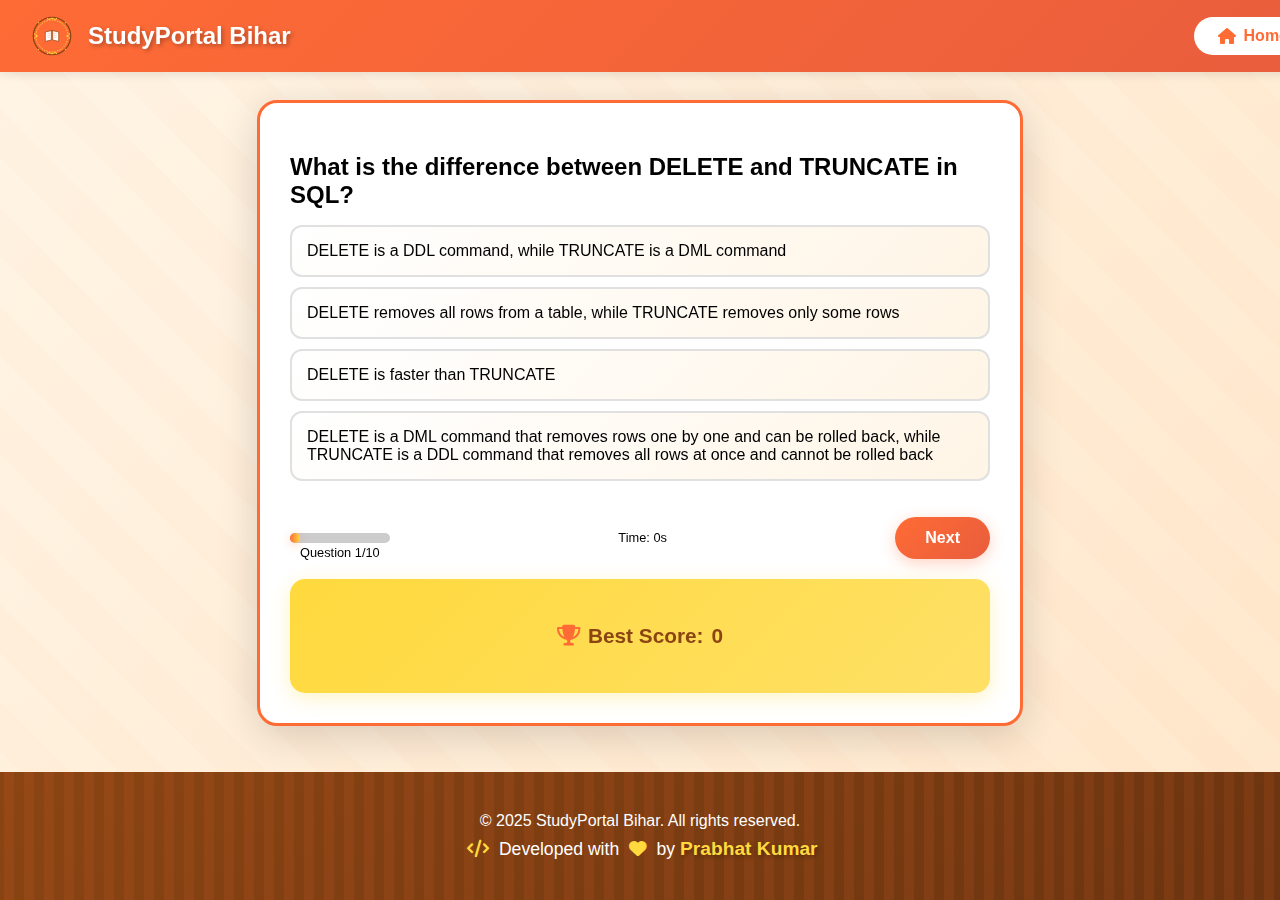
<file: index.html>
<!DOCTYPE html>
<html lang="en">
<head>
  <meta charset="UTF-8">
  <meta name="viewport" content="width=device-width, initial-scale=1.0">
  <title>Interactive MCQ Quiz - StudyPortal Bihar</title>
  <link rel="stylesheet" href="style.css">
  <link rel="stylesheet" href="https://cdnjs.cloudflare.com/ajax/libs/font-awesome/6.4.0/css/all.min.css">
</head>
<body>
  <!-- Header with Logo and Home Button -->
  <header class="quiz-header-top">
    <div class="header-left">
      <img src="logo.svg" alt="StudyPortal Bihar Logo" class="header-logo">
      <span class="header-title">StudyPortal Bihar</span>
    </div>
    <a href="home.html" class="btn-home"><i class="fas fa-home"></i> Home</a>
  </header>

  <div class="container">
    <div class="quiz-container">
      <div class="quiz-header">
        <h2 id="question">Question text</h2>
        <ul>
          <li>
            <input type="radio" name="answer" id="a" class="answer">
            <label for="a" id="a_text">Answer A</label>
          </li>
          <li>
            <input type="radio" name="answer" id="b" class="answer">
            <label for="b" id="b_text">Answer B</label>
          </li>
          <li>
            <input type="radio" name="answer" id="c" class="answer">
            <label for="c" id="c_text">Answer C</label>
          </li>
          <li>
            <input type="radio" name="answer" id="d" class="answer">
            <label for="d" id="d_text">Answer D</label>
          </li>
        </ul>
      </div>
      <div class="quiz-footer">
        <div class="progress-container">
          <div class="progress-bar" id="progress-bar"></div>
          <span class="progress-text" id="progress-text">Question 1/10</span>
        </div>
        <div class="timer-container">
          <span class="timer-text" id="timer-text">Time: 0s</span>
        </div>
        <button id="next">Next</button>
      </div>
    </div>
    <div class="result-container" style="display: none;">
      <h2 id="result-text">You scored 0 out of 10</h2>
      <div class="result-summary">
        <div class="result-item">
          <span class="result-label">Percentage:</span>
          <span id="percentage">0%</span>
        </div>
        <div class="result-item">
          <span class="result-label">Grade:</span>
          <span id="grade">F</span>
        </div>
        <div class="result-item">
          <span class="result-label">Time Taken:</span>
          <span id="time-taken">0s</span>
        </div>
      </div>
      <div class="result-details" id="result-details"></div>
      <div class="result-footer">
        <button id="retake"><i class="fas fa-redo"></i> Retake Quiz</button>
        <button id="share"><i class="fas fa-share-alt"></i> Share Score</button>
      </div>
      <div class="social-share" id="social-share" style="display: none;">
        <h3>Share on Social Media</h3>
        <div class="social-buttons">
          <button class="social-btn facebook" data-platform="facebook">
            <i class="fab fa-facebook-f"></i> Facebook
          </button>
          <button class="social-btn twitter" data-platform="twitter">
            <i class="fab fa-twitter"></i> Twitter
          </button>
          <button class="social-btn linkedin" data-platform="linkedin">
            <i class="fab fa-linkedin-in"></i> LinkedIn
          </button>
          <button class="social-btn whatsapp" data-platform="whatsapp">
            <i class="fab fa-whatsapp"></i> WhatsApp
          </button>
          <button class="social-btn copy" data-platform="copy">
            <i class="fas fa-copy"></i> Copy Link
          </button>
        </div>
      </div>
    </div>
    <div class="best-score-container">
      <h3><i class="fas fa-trophy"></i> Best Score: <span id="best-score">0</span></h3>
    </div>
  </div>

  <!-- Footer -->
  <footer class="quiz-footer-bottom">
    <div class="footer-pattern"></div>
    <p>&copy; 2025 StudyPortal Bihar. All rights reserved.</p>
    <p class="developer-credit">
      <i class="fas fa-code"></i> Developed with <i class="fas fa-heart"></i> by
      <span class="developer-name">Prabhat Kumar</span>
    </p>
  </footer>

  <script src="questions.js"></script>
  <script src="script.js"></script>
</body>
</html>
</file>
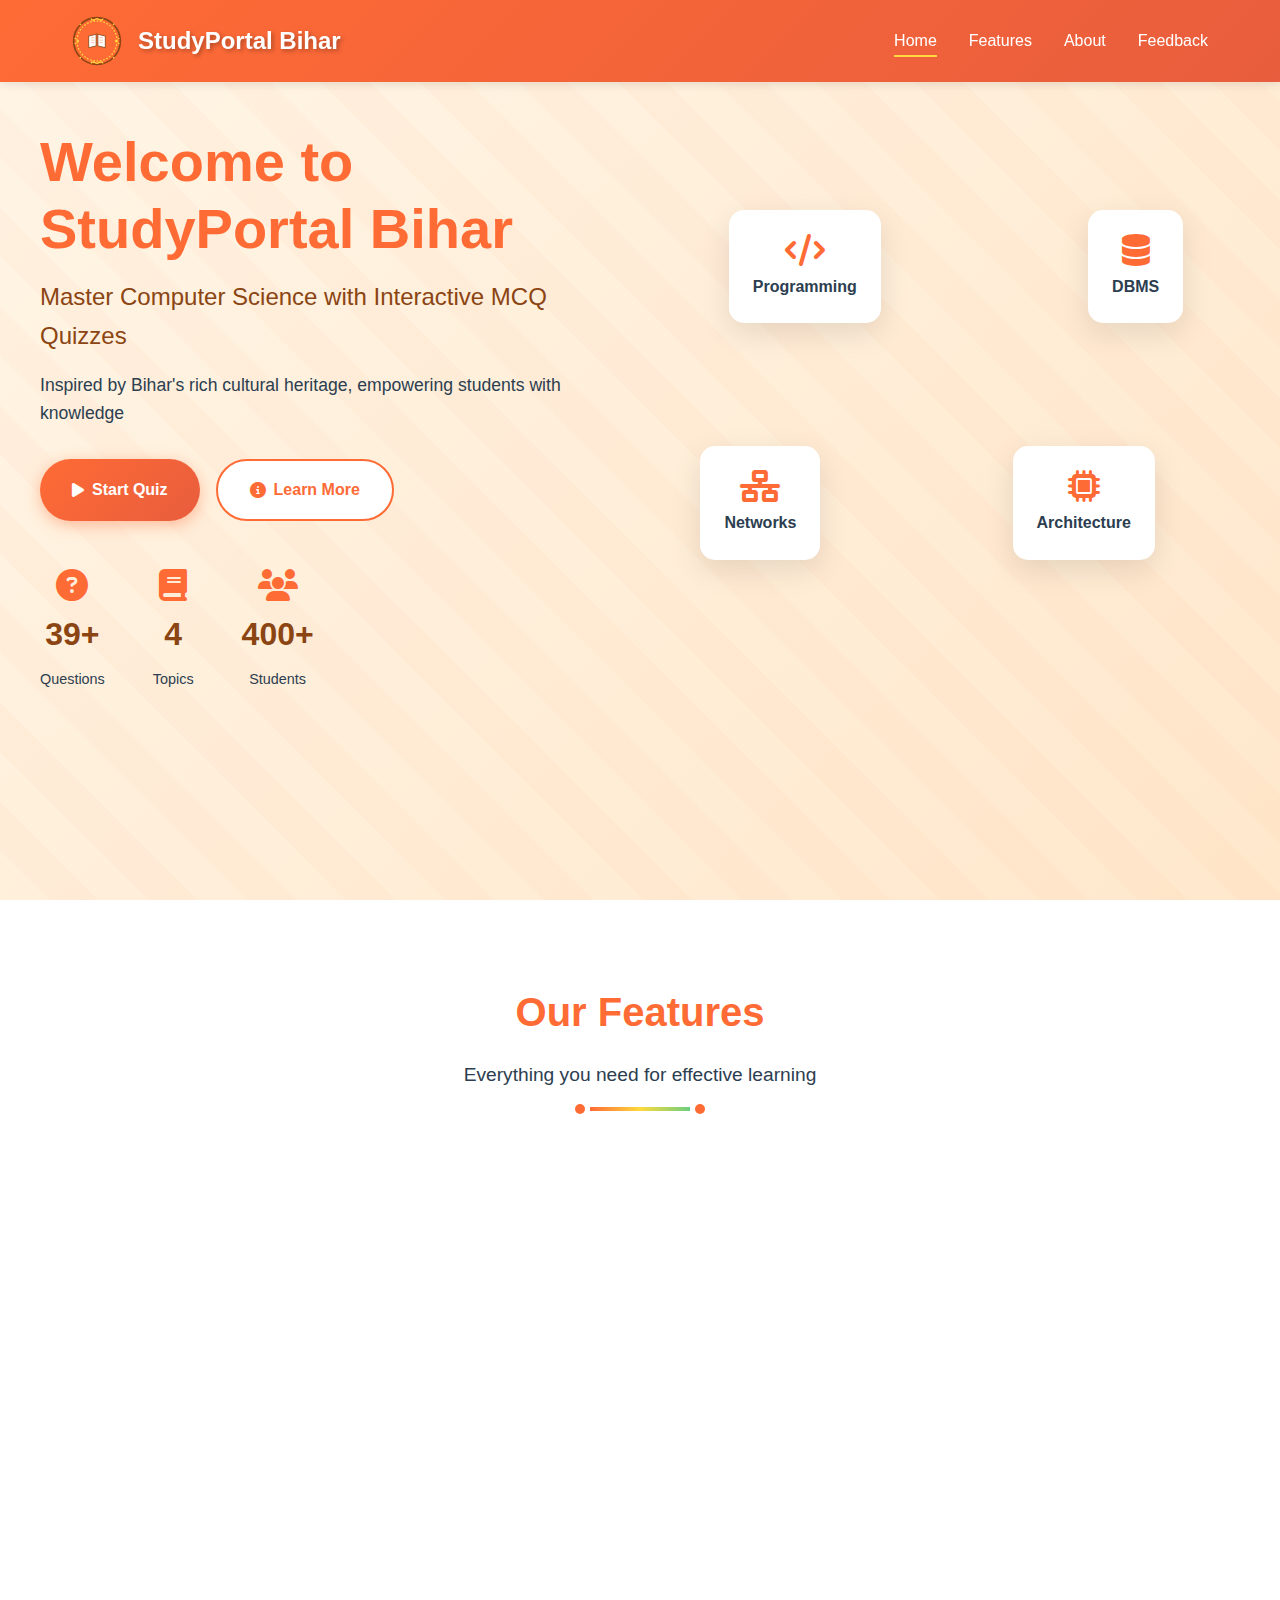
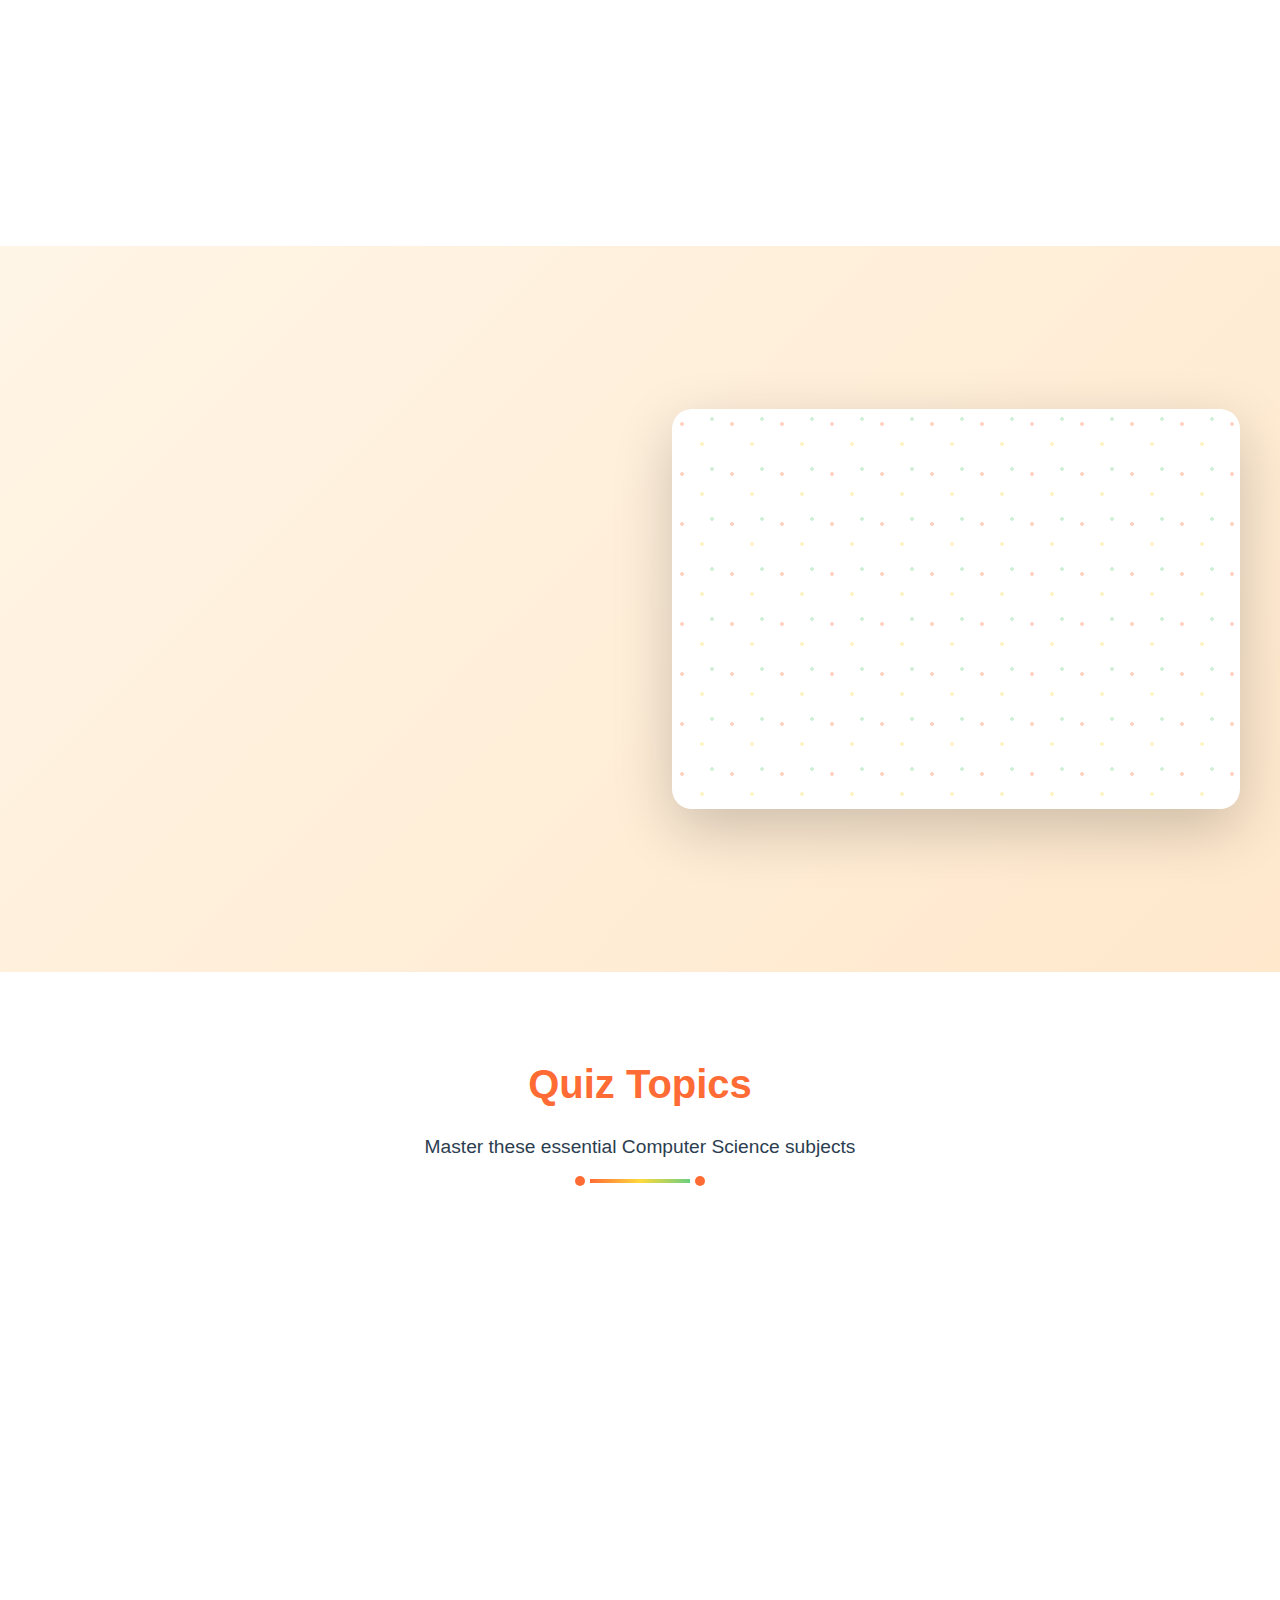
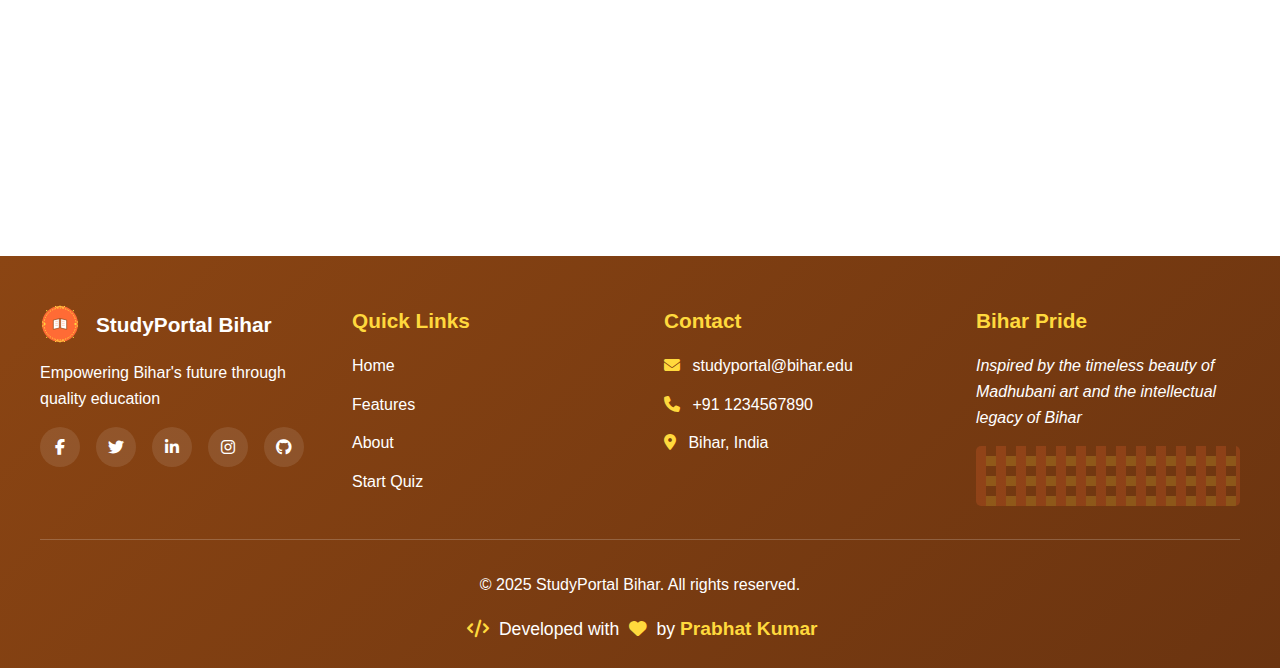
<file: home.html>
<!DOCTYPE html>
<html lang="en">
<head>
  <meta charset="UTF-8">
  <meta name="viewport" content="width=device-width, initial-scale=1.0">
  <title>StudyPortal Bihar - Interactive Learning Platform</title>
  <link rel="stylesheet" href="home-style.css">
  <link rel="stylesheet" href="https://cdnjs.cloudflare.com/ajax/libs/font-awesome/6.4.0/css/all.min.css">
</head>
<body>
  <!-- Navigation -->
  <nav class="navbar">
    <div class="nav-container">
      <div class="logo-container">
        <img src="logo.svg" alt="StudyPortal Bihar Logo" class="logo">
        <span class="brand-name">StudyPortal Bihar</span>
      </div>
      <ul class="nav-menu">
        <li><a href="#home" class="nav-link active">Home</a></li>
        <li><a href="#features" class="nav-link">Features</a></li>
        <li><a href="#about" class="nav-link">About</a></li>
        <li><a href="#" class="nav-link" id="feedback-btn">Feedback</a></li>
      </ul>
      <div class="menu-toggle" id="mobile-menu">
        <span class="bar"></span>
        <span class="bar"></span>
        <span class="bar"></span>
      </div>
    </div>
  </nav>

  <!-- Hero Section -->
  <section id="home" class="hero">
    <div class="hero-pattern"></div>
    <div class="hero-content">
      <div class="hero-text">
        <h1 class="hero-title">Welcome to StudyPortal Bihar</h1>
        <p class="hero-subtitle">Master Computer Science with Interactive MCQ Quizzes</p>
        <p class="hero-description">Inspired by Bihar's rich cultural heritage, empowering students with knowledge</p>
        <div class="hero-buttons">
          <a href="index.html" class="btn btn-primary">
            <i class="fas fa-play"></i> Start Quiz
          </a>
          <a href="#features" class="btn btn-secondary">
            <i class="fas fa-info-circle"></i> Learn More
          </a>
        </div>
        <div class="hero-stats">
          <div class="stat-item">
            <i class="fas fa-question-circle"></i>
            <span class="stat-number">100+</span>
            <span class="stat-label">Questions</span>
          </div>
          <div class="stat-item">
            <i class="fas fa-book"></i>
            <span class="stat-number">10</span>
            <span class="stat-label">Topics</span>
          </div>
          <div class="stat-item">
            <i class="fas fa-users"></i>
            <span class="stat-number">1000+</span>
            <span class="stat-label">Students</span>
          </div>
        </div>
      </div>
      <div class="hero-image">
        <div class="floating-card card-1">
          <i class="fas fa-code"></i>
          <span>Programming</span>
        </div>
        <div class="floating-card card-2">
          <i class="fas fa-database"></i>
          <span>DBMS</span>
        </div>
        <div class="floating-card card-3">
          <i class="fas fa-network-wired"></i>
          <span>Networks</span>
        </div>
        <div class="floating-card card-4">
          <i class="fas fa-microchip"></i>
          <span>Architecture</span>
        </div>
      </div>
    </div>
  </section>

  <!-- Features Section -->
  <section id="features" class="features">
    <div class="section-header">
      <h2 class="section-title">Our Features</h2>
      <p class="section-subtitle">Everything you need for effective learning</p>
      <div class="madhubani-divider"></div>
    </div>
    <div class="features-grid">
      <div class="feature-card">
        <div class="feature-icon">
          <i class="fas fa-random"></i>
        </div>
        <h3>Randomized Questions</h3>
        <p>Each quiz session presents questions in random order for better learning</p>
      </div>
      <div class="feature-card">
        <div class="feature-icon">
          <i class="fas fa-chart-line"></i>
        </div>
        <h3>Progress Tracking</h3>
        <p>Track your performance with detailed analytics and best score records</p>
      </div>
      <div class="feature-card">
        <div class="feature-icon">
          <i class="fas fa-mobile-alt"></i>
        </div>
        <h3>Mobile Friendly</h3>
        <p>Fully responsive design works seamlessly on all devices</p>
      </div>
      <div class="feature-card">
        <div class="feature-icon">
          <i class="fas fa-clock"></i>
        </div>
        <h3>Timed Quizzes</h3>
        <p>Real-time timer to track your speed and improve time management</p>
      </div>
      <div class="feature-card">
        <div class="feature-icon">
          <i class="fas fa-lightbulb"></i>
        </div>
        <h3>Detailed Explanations</h3>
        <p>Learn from mistakes with comprehensive answer explanations</p>
      </div>
      <div class="feature-card">
        <div class="feature-icon">
          <i class="fas fa-share-alt"></i>
        </div>
        <h3>Social Sharing</h3>
        <p>Share your achievements on social media platforms</p>
      </div>
    </div>
  </section>

  <!-- About Section -->
  <section id="about" class="about">
    <div class="about-container">
      <div class="about-content">
        <h2 class="section-title">About StudyPortal Bihar</h2>
        <div class="madhubani-divider"></div>
        <p>StudyPortal Bihar is an interactive learning platform designed specifically for B.Tech Computer Science students. Inspired by the rich cultural heritage of Bihar, particularly the famous Madhubani art, we blend tradition with modern education.</p>
        <p>Our platform covers the complete IIT Kanpur syllabus including Programming, Data Structures, Algorithms, Operating Systems, DBMS, Computer Networks, and more.</p>
        <div class="about-features">
          <div class="about-feature-item">
            <i class="fas fa-graduation-cap"></i>
            <span>IIT Kanpur Syllabus Based</span>
          </div>
          <div class="about-feature-item">
            <i class="fas fa-trophy"></i>
            <span>Progressive Difficulty Levels</span>
          </div>
          <div class="about-feature-item">
            <i class="fas fa-heart"></i>
            <span>Made with Pride in Bihar</span>
          </div>
        </div>
      </div>
      <div class="about-image">
        <div class="pattern-box"></div>
      </div>
    </div>
  </section>

  <!-- Topics Section -->
  <section class="topics">
    <div class="section-header">
      <h2 class="section-title">Quiz Topics</h2>
      <p class="section-subtitle">Master these essential Computer Science subjects</p>
      <div class="madhubani-divider"></div>
    </div>
    <div class="topics-grid">
      <div class="topic-card">
        <i class="fas fa-code"></i>
        <h4>Programming</h4>
        <p>C, C++, Python</p>
      </div>
      <div class="topic-card">
        <i class="fas fa-project-diagram"></i>
        <h4>Data Structures</h4>
        <p>Arrays, Trees, Graphs</p>
      </div>
      <div class="topic-card">
        <i class="fas fa-sort-amount-up"></i>
        <h4>Algorithms</h4>
        <p>Sorting, Searching, DP</p>
      </div>
      <div class="topic-card">
        <i class="fas fa-desktop"></i>
        <h4>Operating Systems</h4>
        <p>Processes, Memory, Scheduling</p>
      </div>
      <div class="topic-card">
        <i class="fas fa-database"></i>
        <h4>DBMS</h4>
        <p>SQL, Normalization, Transactions</p>
      </div>
      <div class="topic-card">
        <i class="fas fa-network-wired"></i>
        <h4>Computer Networks</h4>
        <p>TCP/IP, Protocols, Security</p>
      </div>
      <div class="topic-card">
        <i class="fas fa-microchip"></i>
        <h4>Architecture</h4>
        <p>CPU, Memory, Cache</p>
      </div>
      <div class="topic-card">
        <i class="fas fa-calculator"></i>
        <h4>Digital Logic</h4>
        <p>Gates, Circuits, Boolean</p>
      </div>
    </div>
  </section>

  <!-- Feedback Modal -->
  <div id="feedback-modal" class="modal">
    <div class="modal-content">
      <span class="close">&times;</span>
      <h2>We Value Your Feedback</h2>
      <div class="madhubani-divider"></div>
      <form id="feedback-form">
        <div class="form-group">
          <label for="name">Name</label>
          <input type="text" id="name" name="name" required>
        </div>
        <div class="form-group">
          <label for="email">Email</label>
          <input type="email" id="email" name="email" required>
        </div>
        <div class="form-group">
          <label for="rating">Rating</label>
          <div class="rating-stars">
            <i class="far fa-star" data-rating="1"></i>
            <i class="far fa-star" data-rating="2"></i>
            <i class="far fa-star" data-rating="3"></i>
            <i class="far fa-star" data-rating="4"></i>
            <i class="far fa-star" data-rating="5"></i>
          </div>
          <input type="hidden" id="rating" name="rating" value="0">
        </div>
        <div class="form-group">
          <label for="message">Your Feedback</label>
          <textarea id="message" name="message" rows="5" required></textarea>
        </div>
        <button type="submit" class="btn btn-primary">
          <i class="fas fa-paper-plane"></i> Submit Feedback
        </button>
      </form>
    </div>
  </div>

  <!-- Footer -->
  <footer class="footer">
    <div class="footer-content">
      <div class="footer-section">
        <div class="footer-logo">
          <img src="logo.svg" alt="StudyPortal Bihar Logo">
          <span>StudyPortal Bihar</span>
        </div>
        <p>Empowering Bihar's future through quality education</p>
        <div class="social-links">
          <a href="#" class="social-link" title="Facebook"><i class="fab fa-facebook-f"></i></a>
          <a href="#" class="social-link" title="Twitter"><i class="fab fa-twitter"></i></a>
          <a href="#" class="social-link" title="LinkedIn"><i class="fab fa-linkedin-in"></i></a>
          <a href="#" class="social-link" title="Instagram"><i class="fab fa-instagram"></i></a>
          <a href="#" class="social-link" title="GitHub"><i class="fab fa-github"></i></a>
        </div>
      </div>
      <div class="footer-section">
        <h3>Quick Links</h3>
        <ul>
          <li><a href="#home">Home</a></li>
          <li><a href="#features">Features</a></li>
          <li><a href="#about">About</a></li>
          <li><a href="index.html">Start Quiz</a></li>
        </ul>
      </div>
      <div class="footer-section">
        <h3>Contact</h3>
        <ul>
          <li><i class="fas fa-envelope"></i> studyportal@bihar.edu</li>
          <li><i class="fas fa-phone"></i> +91 1234567890</li>
          <li><i class="fas fa-map-marker-alt"></i> Bihar, India</li>
        </ul>
      </div>
      <div class="footer-section">
        <h3>Bihar Pride</h3>
        <p class="bihar-text">Inspired by the timeless beauty of Madhubani art and the intellectual legacy of Bihar</p>
        <div class="madhubani-pattern"></div>
      </div>
    </div>
    <div class="footer-bottom">
      <p>&copy; 2025 StudyPortal Bihar. All rights reserved.</p>
      <p class="developer-credit">
        <i class="fas fa-code"></i> Developed with <i class="fas fa-heart"></i> by
        <span class="developer-name">Prabhat Kumar</span>
      </p>
    </div>
  </footer>

  <script src="home-script.js"></script>
</body>
</html>
</file>
<file: style.css>
/* Bihar Cultural Color Palette */
:root {
  --primary-color: #FF6B35;      /* Vibrant Orange (Madhubani) */
  --secondary-color: #FFD93D;    /* Golden Yellow */
  --accent-color: #6BCF7F;       /* Fresh Green */
  --dark-brown: #8B4513;         /* Traditional Brown */
  --text-dark: #2C3E50;
  --bg-light: #FFF5E6;           /* Cream background */
}

/* General styling */
body {
  font-family: 'Segoe UI', Tahoma, Geneva, Verdana, sans-serif;
  background: linear-gradient(135deg, var(--bg-light) 0%, #FFE8CC 100%);
  display: flex;
  flex-direction: column;
  justify-content: center;
  align-items: center;
  min-height: 100vh;
  margin: 0;
  position: relative;
}

body::before {
  content: '';
  position: fixed;
  top: 0;
  left: 0;
  width: 100%;
  height: 100%;
  background-image: repeating-linear-gradient(45deg, transparent, transparent 35px, rgba(255, 107, 53, 0.02) 35px, rgba(255, 107, 53, 0.02) 70px);
  pointer-events: none;
  z-index: 0;
}

/* Quiz Header Top */
.quiz-header-top {
  position: fixed;
  top: 0;
  left: 0;
  width: 100%;
  background: linear-gradient(135deg, var(--primary-color), #E85D3D);
  padding: 1rem 2rem;
  display: flex;
  justify-content: space-between;
  align-items: center;
  box-shadow: 0 2px 10px rgba(0, 0, 0, 0.1);
  z-index: 1000;
}

.header-left {
  display: flex;
  align-items: center;
  gap: 1rem;
}

.header-logo {
  width: 40px;
  height: 40px;
  animation: rotate 20s linear infinite;
}

@keyframes rotate {
  from { transform: rotate(0deg); }
  to { transform: rotate(360deg); }
}

.header-title {
  font-size: 1.5rem;
  font-weight: bold;
  color: white;
  text-shadow: 2px 2px 4px rgba(0, 0, 0, 0.3);
}

.btn-home {
  background: white;
  color: var(--primary-color);
  padding: 0.6rem 1.5rem;
  border-radius: 25px;
  text-decoration: none;
  font-weight: 600;
  display: flex;
  align-items: center;
  gap: 0.5rem;
  transition: all 0.3s;
}

.btn-home:hover {
  transform: translateY(-2px);
  box-shadow: 0 4px 15px rgba(0, 0, 0, 0.2);
}

.container {
  background-color: #fff;
  border-radius: 20px;
  box-shadow: 0 10px 40px rgba(0, 0, 0, 0.15);
  padding: 30px;
  width: 90%;
  max-width: 700px;
  margin-top: 100px;
  margin-bottom: 30px;
  position: relative;
  z-index: 1;
  border: 3px solid var(--primary-color);
}

/* Quiz container styling */
.quiz-container {
  display: flex;
  flex-direction: column;
}

.quiz-header {
  margin-bottom: 20px;
}

.quiz-header h2 {
  font-size: 1.5rem;
  margin-bottom: 10px;
}

.quiz-header ul {
  list-style: none;
  padding: 0;
}

.quiz-header li {
  margin-bottom: 10px;
}

.quiz-header input[type="radio"] {
  display: none;
}

.quiz-header label {
  display: block;
  padding: 15px;
  border: 2px solid #E0E0E0;
  border-radius: 12px;
  cursor: pointer;
  transition: all 0.3s ease;
  background: linear-gradient(135deg, #fff 0%, #FFF5E6 100%);
}

.quiz-header label:hover {
  background: linear-gradient(135deg, #FFF5E6 0%, #FFE8CC 100%);
  border-color: var(--primary-color);
  transform: translateX(5px);
}

.quiz-header input[type="radio"]:checked + label {
  background: linear-gradient(135deg, var(--primary-color), #E85D3D);
  color: white;
  border-color: var(--primary-color);
  font-weight: 600;
  transform: scale(1.02);
}

/* Quiz footer styling */
.quiz-footer {
  display: flex;
  justify-content: space-between;
  align-items: center;
}

.progress-container {
  width: 100px;
  height: 10px;
  background-color: #ccc;
  border-radius: 5px;
}

.progress-bar {
  width: 0%;
  height: 100%;
  background: linear-gradient(90deg, var(--primary-color), var(--secondary-color));
  border-radius: 5px;
  transition: width 0.3s ease-in-out;
  box-shadow: 0 2px 10px rgba(255, 107, 53, 0.3);
}

.progress-text {
  font-size: 0.8rem;
  margin-left: 10px;
}

.timer-container {
  font-size: 0.8rem;
}

#next {
  background: linear-gradient(135deg, var(--primary-color), #E85D3D);
  color: #fff;
  border: none;
  border-radius: 25px;
  padding: 12px 30px;
  cursor: pointer;
  transition: all 0.3s ease;
  font-weight: 600;
  font-size: 1rem;
  box-shadow: 0 4px 15px rgba(255, 107, 53, 0.3);
}

#next:hover:not(:disabled) {
  transform: translateY(-3px);
  box-shadow: 0 6px 20px rgba(255, 107, 53, 0.5);
}

#next:disabled {
  background: #ccc;
  cursor: not-allowed;
  box-shadow: none;
}

/* Result container styling */
.result-container {
  display: flex;
  flex-direction: column;
  align-items: center;
}

.result-container h2 {
  font-size: 1.5rem;
  margin-bottom: 20px;
}

.result-summary {
  display: flex;
  justify-content: space-between;
  width: 100%;
  margin-bottom: 20px;
}

.result-item {
  display: flex;
  flex-direction: column;
  align-items: center;
}

.result-label {
  font-size: 0.8rem;
  margin-bottom: 5px;
}

.result-details {
  width: 100%;
}

.result-details .result-item {
  display: flex;
  justify-content: space-between;
  align-items: center;
  padding: 10px;
  border-bottom: 1px solid #ccc;
}

.result-details .result-item:last-child {
  border-bottom: none;
}

.result-details .result-item.correct {
  color: #4caf50;
}

.result-details .result-item.incorrect {
  color: #f44336;
}

.result-footer {
  display: flex;
  justify-content: space-between;
  width: 100%;
}

#retake,
#share {
  background: linear-gradient(135deg, var(--primary-color), #E85D3D);
  color: #fff;
  border: none;
  border-radius: 25px;
  padding: 12px 25px;
  cursor: pointer;
  transition: all 0.3s ease;
  font-weight: 600;
  font-size: 1rem;
  display: inline-flex;
  align-items: center;
  gap: 0.5rem;
  box-shadow: 0 4px 15px rgba(255, 107, 53, 0.3);
}

#retake:hover,
#share:hover {
  transform: translateY(-3px);
  box-shadow: 0 6px 20px rgba(255, 107, 53, 0.5);
}

/* Social Share Styles */
.social-share {
  margin-top: 2rem;
  padding: 2rem;
  background: linear-gradient(135deg, var(--bg-light), #FFE8CC);
  border-radius: 15px;
  text-align: center;
  width: 100%;
}

.social-share h3 {
  color: var(--primary-color);
  margin-bottom: 1.5rem;
  font-size: 1.3rem;
}

.social-buttons {
  display: flex;
  flex-wrap: wrap;
  gap: 1rem;
  justify-content: center;
}

.social-btn {
  padding: 10px 20px;
  border: none;
  border-radius: 25px;
  cursor: pointer;
  font-weight: 600;
  color: white;
  display: inline-flex;
  align-items: center;
  gap: 0.5rem;
  transition: all 0.3s ease;
  font-size: 0.95rem;
}

.social-btn:hover {
  transform: translateY(-3px);
  box-shadow: 0 5px 15px rgba(0, 0, 0, 0.3);
}

.social-btn.facebook {
  background: #1877F2;
}

.social-btn.twitter {
  background: #1DA1F2;
}

.social-btn.linkedin {
  background: #0A66C2;
}

.social-btn.whatsapp {
  background: #25D366;
}

.social-btn.copy {
  background: linear-gradient(135deg, var(--dark-brown), #6B3410);
}

/* Best score styling */
.best-score-container {
  text-align: center;
  margin-top: 20px;
  padding: 1.5rem;
  background: linear-gradient(135deg, var(--secondary-color), #FFE066);
  border-radius: 15px;
  box-shadow: 0 5px 20px rgba(255, 217, 61, 0.3);
}

.best-score-container h3 {
  color: var(--dark-brown);
  font-size: 1.3rem;
  display: flex;
  align-items: center;
  justify-content: center;
  gap: 0.5rem;
}

.best-score-container i {
  color: var(--primary-color);
}

/* Quiz Footer Bottom */
.quiz-footer-bottom {
  background: linear-gradient(135deg, var(--dark-brown), #6B3410);
  color: white;
  text-align: center;
  padding: 2rem 1rem;
  margin-top: auto;
  position: relative;
  width: 100%;
  z-index: 1;
}

.footer-pattern {
  position: absolute;
  top: 0;
  left: 0;
  width: 100%;
  height: 100%;
  background-image: repeating-linear-gradient(90deg,
      var(--primary-color) 0px,
      var(--primary-color) 10px,
      transparent 10px,
      transparent 20px);
  opacity: 0.1;
  pointer-events: none;
}

.quiz-footer-bottom p {
  margin: 0.5rem 0;
  position: relative;
  z-index: 1;
}

.developer-credit {
  font-size: 1.1rem;
  margin-top: 1rem;
}

.developer-credit i {
  color: var(--secondary-color);
  margin: 0 0.3rem;
}

.developer-name {
  font-weight: bold;
  color: var(--secondary-color);
  font-size: 1.2rem;
  text-shadow: 2px 2px 4px rgba(0, 0, 0, 0.3);
}

/* Animations */
@keyframes slide-in {
  from {
    transform: translateX(-100%);
  }
  to {
    transform: translateX(0);
  }
}

.quiz-container.slide-in {
  animation: slide-in 0.5s ease-in-out;
}

@keyframes slide-out {
  from {
    transform: translateX(0);
  }
  to {
    transform: translateX(100%);
  }
}

.quiz-container.slide-out {
  animation: slide-out 0.5s ease-in-out;
}

/* Additional Animations */
@keyframes fadeIn {
  from {
    opacity: 0;
  }
  to {
    opacity: 1;
  }
}

@keyframes pulse {
  0%, 100% {
    transform: scale(1);
  }
  50% {
    transform: scale(1.05);
  }
}

@keyframes bounce {
  0%, 100% {
    transform: translateY(0);
  }
  50% {
    transform: translateY(-10px);
  }
}

.container {
  animation: fadeIn 0.5s ease, pulse 0.5s ease;
}

.quiz-header h2 {
  animation: fadeIn 0.8s ease;
}

.best-score-container {
  animation: bounce 2s ease-in-out infinite;
}

/* Responsive Styles */
@media (max-width: 768px) {
  .quiz-header-top {
    padding: 0.8rem 1rem;
  }

  .header-logo {
    width: 35px;
    height: 35px;
  }

  .header-title {
    font-size: 1.2rem;
  }

  .btn-home {
    padding: 0.5rem 1rem;
    font-size: 0.9rem;
  }

  .container {
    padding: 20px;
    margin-top: 90px;
  }

  .quiz-header h2 {
    font-size: 1.2rem;
  }

  .social-buttons {
    flex-direction: column;
    align-items: stretch;
  }

  .social-btn {
    width: 100%;
    justify-content: center;
  }
}

@media (max-width: 480px) {
  .quiz-header-top {
    flex-direction: column;
    gap: 0.5rem;
  }

  .result-footer {
    flex-direction: column;
    gap: 1rem;
  }

  #retake,
  #share {
    width: 100%;
    justify-content: center;
  }
}
</file>
<file: home-style.css>
/* Bihar Cultural Color Palette */
:root {
  --primary-color: #FF6B35;      /* Vibrant Orange (Madhubani)  */
  --secondary-color: #FFD93D;    /* Golden Yellow */
  --accent-color: #6BCF7F;       /* Fresh Green */
  --dark-brown: #8B4513;         /* Traditional Brown */
  --text-dark: #2C3E50;
  --text-light: #FFF;
  --bg-light: #FFF5E6;           /* Cream background */
  --bg-white: #FFFFFF;
  --shadow: rgba(0, 0, 0, 0.1);
  --shadow-hover: rgba(0, 0, 0, 0.2);
}

* {
  margin: 0;
  padding: 0;
  box-sizing: border-box;
}

body {
  font-family: 'Segoe UI', Tahoma, Geneva, Verdana, sans-serif;
  color: var(--text-dark);
  line-height: 1.6;
  overflow-x: hidden;
}

/* Navbar Styles */
.navbar {
  background: linear-gradient(135deg, var(--primary-color), #E85D3D);
  padding: 1rem 0;
  position: fixed;
  width: 100%;
  top: 0;
  z-index: 1000;
  box-shadow: 0 2px 10px var(--shadow);
}

.nav-container {
  max-width: 1200px;
  margin: 0 auto;
  display: flex;
  justify-content: space-between;
  align-items: center;
  padding: 0 2rem;
}

.logo-container {
  display: flex;
  align-items: center;
  gap: 1rem;
}

.logo {
  width: 50px;
  height: 50px;
  animation: rotate 20s linear infinite;
}

@keyframes rotate {
  from { transform: rotate(0deg); }
  to { transform: rotate(360deg); }
}

.brand-name {
  font-size: 1.5rem;
  font-weight: bold;
  color: var(--text-light);
  text-shadow: 2px 2px 4px rgba(0, 0, 0, 0.3);
}

.nav-menu {
  display: flex;
  list-style: none;
  gap: 2rem;
}

.nav-link {
  color: var(--text-light);
  text-decoration: none;
  font-weight: 500;
  transition: all 0.3s;
  position: relative;
  padding: 0.5rem 0;
}

.nav-link::after {
  content: '';
  position: absolute;
  bottom: 0;
  left: 0;
  width: 0;
  height: 2px;
  background: var(--secondary-color);
  transition: width 0.3s;
}

.nav-link:hover::after,
.nav-link.active::after {
  width: 100%;
}

.menu-toggle {
  display: none;
  flex-direction: column;
  cursor: pointer;
  gap: 5px;
}

.bar {
  width: 25px;
  height: 3px;
  background: var(--text-light);
  transition: all 0.3s;
}

/* Hero Section */
.hero {
  min-height: 100vh;
  background: linear-gradient(135deg, var(--bg-light) 0%, #FFE8CC 100%);
  padding: 8rem 2rem 4rem;
  position: relative;
  overflow: hidden;
}

.hero-pattern {
  position: absolute;
  top: 0;
  left: 0;
  width: 100%;
  height: 100%;
  background-image:
    repeating-linear-gradient(45deg, transparent, transparent 35px, rgba(255, 107, 53, 0.03) 35px, rgba(255, 107, 53, 0.03) 70px);
  pointer-events: none;
}

.hero-content {
  max-width: 1200px;
  margin: 0 auto;
  display: grid;
  grid-template-columns: 1fr 1fr;
  gap: 4rem;
  align-items: center;
  position: relative;
  z-index: 1;
}

.hero-title {
  font-size: 3.5rem;
  color: var(--primary-color);
  margin-bottom: 1rem;
  animation: fadeInUp 1s ease;
  line-height: 1.2;
}

.hero-subtitle {
  font-size: 1.5rem;
  color: var(--dark-brown);
  margin-bottom: 1rem;
  animation: fadeInUp 1s ease 0.2s backwards;
}

.hero-description {
  font-size: 1.1rem;
  color: var(--text-dark);
  margin-bottom: 2rem;
  animation: fadeInUp 1s ease 0.4s backwards;
}

.hero-buttons {
  display: flex;
  gap: 1rem;
  margin-bottom: 3rem;
  animation: fadeInUp 1s ease 0.6s backwards;
}

.btn {
  padding: 1rem 2rem;
  border-radius: 50px;
  text-decoration: none;
  font-weight: 600;
  display: inline-flex;
  align-items: center;
  gap: 0.5rem;
  transition: all 0.3s;
  border: none;
  cursor: pointer;
  font-size: 1rem;
}

.btn-primary {
  background: linear-gradient(135deg, var(--primary-color), #E85D3D);
  color: var(--text-light);
  box-shadow: 0 4px 15px rgba(255, 107, 53, 0.4);
}

.btn-primary:hover {
  transform: translateY(-3px);
  box-shadow: 0 6px 20px rgba(255, 107, 53, 0.6);
}

.btn-secondary {
  background: var(--bg-white);
  color: var(--primary-color);
  border: 2px solid var(--primary-color);
}

.btn-secondary:hover {
  background: var(--primary-color);
  color: var(--text-light);
  transform: translateY(-3px);
}

.hero-stats {
  display: flex;
  gap: 3rem;
  animation: fadeInUp 1s ease 0.8s backwards;
}

.stat-item {
  display: flex;
  flex-direction: column;
  align-items: center;
  gap: 0.5rem;
}

.stat-item i {
  font-size: 2rem;
  color: var(--primary-color);
}

.stat-number {
  font-size: 2rem;
  font-weight: bold;
  color: var(--dark-brown);
}

.stat-label {
  font-size: 0.9rem;
  color: var(--text-dark);
}

.hero-image {
  position: relative;
  height: 500px;
  animation: fadeInRight 1s ease;
}

.floating-card {
  position: absolute;
  background: var(--bg-white);
  padding: 1.5rem;
  border-radius: 15px;
  box-shadow: 0 10px 30px var(--shadow);
  display: flex;
  flex-direction: column;
  align-items: center;
  gap: 0.5rem;
  animation: float 3s ease-in-out infinite;
}

.floating-card i {
  font-size: 2rem;
  color: var(--primary-color);
}

.floating-card span {
  font-weight: 600;
  color: var(--text-dark);
}

.card-1 {
  top: 10%;
  left: 10%;
  animation-delay: 0s;
}

.card-2 {
  top: 10%;
  right: 10%;
  animation-delay: 0.5s;
}

.card-3 {
  bottom: 20%;
  left: 5%;
  animation-delay: 1s;
}

.card-4 {
  bottom: 20%;
  right: 15%;
  animation-delay: 1.5s;
}

@keyframes float {
  0%, 100% { transform: translateY(0px); }
  50% { transform: translateY(-20px); }
}

/* Section Styles */
.section-header {
  text-align: center;
  margin-bottom: 4rem;
}

.section-title {
  font-size: 2.5rem;
  color: var(--primary-color);
  margin-bottom: 1rem;
}

.section-subtitle {
  font-size: 1.2rem;
  color: var(--text-dark);
  margin-bottom: 1rem;
}

.madhubani-divider {
  width: 100px;
  height: 4px;
  background: linear-gradient(90deg, var(--primary-color), var(--secondary-color), var(--accent-color));
  margin: 0 auto;
  position: relative;
}

.madhubani-divider::before,
.madhubani-divider::after {
  content: '';
  position: absolute;
  top: -3px;
  width: 10px;
  height: 10px;
  border-radius: 50%;
  background: var(--primary-color);
}

.madhubani-divider::before { left: -15px; }
.madhubani-divider::after { right: -15px; }

/* Features Section */
.features {
  padding: 5rem 2rem;
  background: var(--bg-white);
}

.features-grid {
  max-width: 1200px;
  margin: 0 auto;
  display: grid;
  grid-template-columns: repeat(auto-fit, minmax(300px, 1fr));
  gap: 2rem;
}

.feature-card {
  background: var(--bg-light);
  padding: 2rem;
  border-radius: 20px;
  text-align: center;
  transition: all 0.3s;
  border: 3px solid transparent;
}

.feature-card:hover {
  transform: translateY(-10px);
  box-shadow: 0 15px 40px var(--shadow-hover);
  border-color: var(--primary-color);
}

.feature-icon {
  width: 80px;
  height: 80px;
  background: linear-gradient(135deg, var(--primary-color), var(--secondary-color));
  border-radius: 50%;
  display: flex;
  align-items: center;
  justify-content: center;
  margin: 0 auto 1.5rem;
  transition: all 0.3s;
}

.feature-card:hover .feature-icon {
  transform: rotate(360deg);
}

.feature-icon i {
  font-size: 2rem;
  color: var(--text-light);
}

.feature-card h3 {
  font-size: 1.5rem;
  color: var(--dark-brown);
  margin-bottom: 1rem;
}

.feature-card p {
  color: var(--text-dark);
  line-height: 1.6;
}

/* About Section */
.about {
  padding: 5rem 2rem;
  background: linear-gradient(135deg, var(--bg-light), #FFE8CC);
}

.about-container {
  max-width: 1200px;
  margin: 0 auto;
  display: grid;
  grid-template-columns: 1fr 1fr;
  gap: 4rem;
  align-items: center;
}

.about-content p {
  margin-bottom: 1.5rem;
  font-size: 1.1rem;
  line-height: 1.8;
}

.about-features {
  display: flex;
  flex-direction: column;
  gap: 1rem;
  margin-top: 2rem;
}

.about-feature-item {
  display: flex;
  align-items: center;
  gap: 1rem;
  padding: 1rem;
  background: var(--bg-white);
  border-radius: 10px;
  border-left: 4px solid var(--primary-color);
}

.about-feature-item i {
  font-size: 1.5rem;
  color: var(--primary-color);
}

.about-image {
  position: relative;
  height: 400px;
}

.pattern-box {
  width: 100%;
  height: 100%;
  background: var(--bg-white);
  border-radius: 20px;
  box-shadow: 0 20px 60px var(--shadow-hover);
  position: relative;
  overflow: hidden;
}

.pattern-box::before {
  content: '';
  position: absolute;
  top: 0;
  left: 0;
  width: 100%;
  height: 100%;
  background-image:
    radial-gradient(circle at 20% 30%, var(--primary-color) 2px, transparent 2px),
    radial-gradient(circle at 60% 70%, var(--secondary-color) 2px, transparent 2px),
    radial-gradient(circle at 80% 20%, var(--accent-color) 2px, transparent 2px);
  background-size: 50px 50px;
  opacity: 0.3;
  animation: patternMove 20s linear infinite;
}

@keyframes patternMove {
  0% { background-position: 0 0; }
  100% { background-position: 50px 50px; }
}

/* Topics Section */
.topics {
  padding: 5rem 2rem;
  background: var(--bg-white);
}

.topics-grid {
  max-width: 1200px;
  margin: 0 auto;
  display: grid;
  grid-template-columns: repeat(auto-fit, minmax(200px, 1fr));
  gap: 2rem;
}

.topic-card {
  background: linear-gradient(135deg, var(--primary-color), #E85D3D);
  padding: 2rem;
  border-radius: 15px;
  text-align: center;
  color: var(--text-light);
  transition: all 0.3s;
  cursor: pointer;
}

.topic-card:hover {
  transform: scale(1.05);
  box-shadow: 0 10px 30px rgba(255, 107, 53, 0.4);
}

.topic-card i {
  font-size: 3rem;
  margin-bottom: 1rem;
}

.topic-card h4 {
  font-size: 1.3rem;
  margin-bottom: 0.5rem;
}

.topic-card p {
  font-size: 0.9rem;
  opacity: 0.9;
}

/* Modal Styles */
.modal {
  display: none;
  position: fixed;
  z-index: 2000;
  left: 0;
  top: 0;
  width: 100%;
  height: 100%;
  background-color: rgba(0, 0, 0, 0.7);
  animation: fadeIn 0.3s;
}

.modal-content {
  background: var(--bg-white);
  margin: 5% auto;
  padding: 3rem;
  border-radius: 20px;
  width: 90%;
  max-width: 600px;
  position: relative;
  animation: slideDown 0.3s;
}

@keyframes slideDown {
  from {
    transform: translateY(-50px);
    opacity: 0;
  }
  to {
    transform: translateY(0);
    opacity: 1;
  }
}

.close {
  position: absolute;
  right: 1.5rem;
  top: 1.5rem;
  font-size: 2rem;
  font-weight: bold;
  color: var(--text-dark);
  cursor: pointer;
  transition: color 0.3s;
}

.close:hover {
  color: var(--primary-color);
}

.modal-content h2 {
  color: var(--primary-color);
  margin-bottom: 1rem;
  text-align: center;
}

.form-group {
  margin-bottom: 1.5rem;
}

.form-group label {
  display: block;
  margin-bottom: 0.5rem;
  color: var(--dark-brown);
  font-weight: 600;
}

.form-group input,
.form-group textarea {
  width: 100%;
  padding: 0.8rem;
  border: 2px solid #E0E0E0;
  border-radius: 10px;
  font-family: inherit;
  font-size: 1rem;
  transition: border-color 0.3s;
}

.form-group input:focus,
.form-group textarea:focus {
  outline: none;
  border-color: var(--primary-color);
}

.rating-stars {
  display: flex;
  gap: 0.5rem;
  font-size: 2rem;
  cursor: pointer;
}

.rating-stars i {
  color: #DDD;
  transition: all 0.2s;
}

.rating-stars i:hover,
.rating-stars i.active {
  color: var(--secondary-color);
  transform: scale(1.2);
}

/* Footer */
.footer {
  background: linear-gradient(135deg, var(--dark-brown), #6B3410);
  color: var(--text-light);
  padding: 3rem 2rem 1rem;
}

.footer-content {
  max-width: 1200px;
  margin: 0 auto;
  display: grid;
  grid-template-columns: repeat(auto-fit, minmax(250px, 1fr));
  gap: 3rem;
  margin-bottom: 2rem;
}

.footer-section h3 {
  color: var(--secondary-color);
  margin-bottom: 1rem;
  font-size: 1.3rem;
}

.footer-logo {
  display: flex;
  align-items: center;
  gap: 1rem;
  margin-bottom: 1rem;
}

.footer-logo img {
  width: 40px;
  height: 40px;
}

.footer-logo span {
  font-size: 1.3rem;
  font-weight: bold;
}

.social-links {
  display: flex;
  gap: 1rem;
  margin-top: 1rem;
}

.social-link {
  width: 40px;
  height: 40px;
  background: rgba(255, 255, 255, 0.1);
  border-radius: 50%;
  display: flex;
  align-items: center;
  justify-content: center;
  color: var(--text-light);
  text-decoration: none;
  transition: all 0.3s;
}

.social-link:hover {
  background: var(--primary-color);
  transform: translateY(-3px);
}

.footer-section ul {
  list-style: none;
}

.footer-section ul li {
  margin-bottom: 0.8rem;
}

.footer-section ul li a {
  color: var(--text-light);
  text-decoration: none;
  transition: color 0.3s;
}

.footer-section ul li a:hover {
  color: var(--secondary-color);
}

.footer-section ul li i {
  margin-right: 0.5rem;
  color: var(--secondary-color);
}

.bihar-text {
  font-style: italic;
  line-height: 1.6;
  margin-bottom: 1rem;
}

.madhubani-pattern {
  width: 100%;
  height: 60px;
  background-image:
    repeating-linear-gradient(90deg,
      var(--primary-color) 0px,
      var(--primary-color) 10px,
      transparent 10px,
      transparent 20px),
    repeating-linear-gradient(0deg,
      var(--secondary-color) 0px,
      var(--secondary-color) 10px,
      transparent 10px,
      transparent 20px);
  opacity: 0.2;
  border-radius: 5px;
}

.footer-bottom {
  max-width: 1200px;
  margin: 0 auto;
  padding-top: 2rem;
  border-top: 1px solid rgba(255, 255, 255, 0.2);
  text-align: center;
}

.footer-bottom p {
  margin-bottom: 0.5rem;
}

.developer-credit {
  font-size: 1.1rem;
  margin-top: 1rem;
}

.developer-credit i {
  color: var(--secondary-color);
  margin: 0 0.3rem;
}

.developer-name {
  font-weight: bold;
  color: var(--secondary-color);
  font-size: 1.2rem;
}

/* Animations */
@keyframes fadeIn {
  from { opacity: 0; }
  to { opacity: 1; }
}

@keyframes fadeInUp {
  from {
    opacity: 0;
    transform: translateY(30px);
  }
  to {
    opacity: 1;
    transform: translateY(0);
  }
}

@keyframes fadeInRight {
  from {
    opacity: 0;
    transform: translateX(50px);
  }
  to {
    opacity: 1;
    transform: translateX(0);
  }
}

/* Responsive Design */
@media (max-width: 768px) {
  .menu-toggle {
    display: flex;
  }

  .nav-menu {
    position: absolute;
    top: 100%;
    left: -100%;
    flex-direction: column;
    background: var(--primary-color);
    width: 100%;
    padding: 2rem;
    transition: left 0.3s;
  }

  .nav-menu.active {
    left: 0;
  }

  .hero-content {
    grid-template-columns: 1fr;
    text-align: center;
  }

  .hero-title {
    font-size: 2.5rem;
  }

  .hero-buttons {
    justify-content: center;
    flex-wrap: wrap;
  }

  .hero-stats {
    justify-content: center;
  }

  .hero-image {
    height: 300px;
  }

  .about-container {
    grid-template-columns: 1fr;
  }

  .modal-content {
    margin: 10% auto;
    padding: 2rem;
  }

  .footer-content {
    grid-template-columns: 1fr;
    text-align: center;
  }

  .social-links {
    justify-content: center;
  }
}

@media (max-width: 480px) {
  .hero-title {
    font-size: 2rem;
  }

  .section-title {
    font-size: 2rem;
  }

  .stat-item {
    gap: 0.3rem;
  }

  .stat-number {
    font-size: 1.5rem;
  }
}
</file>
